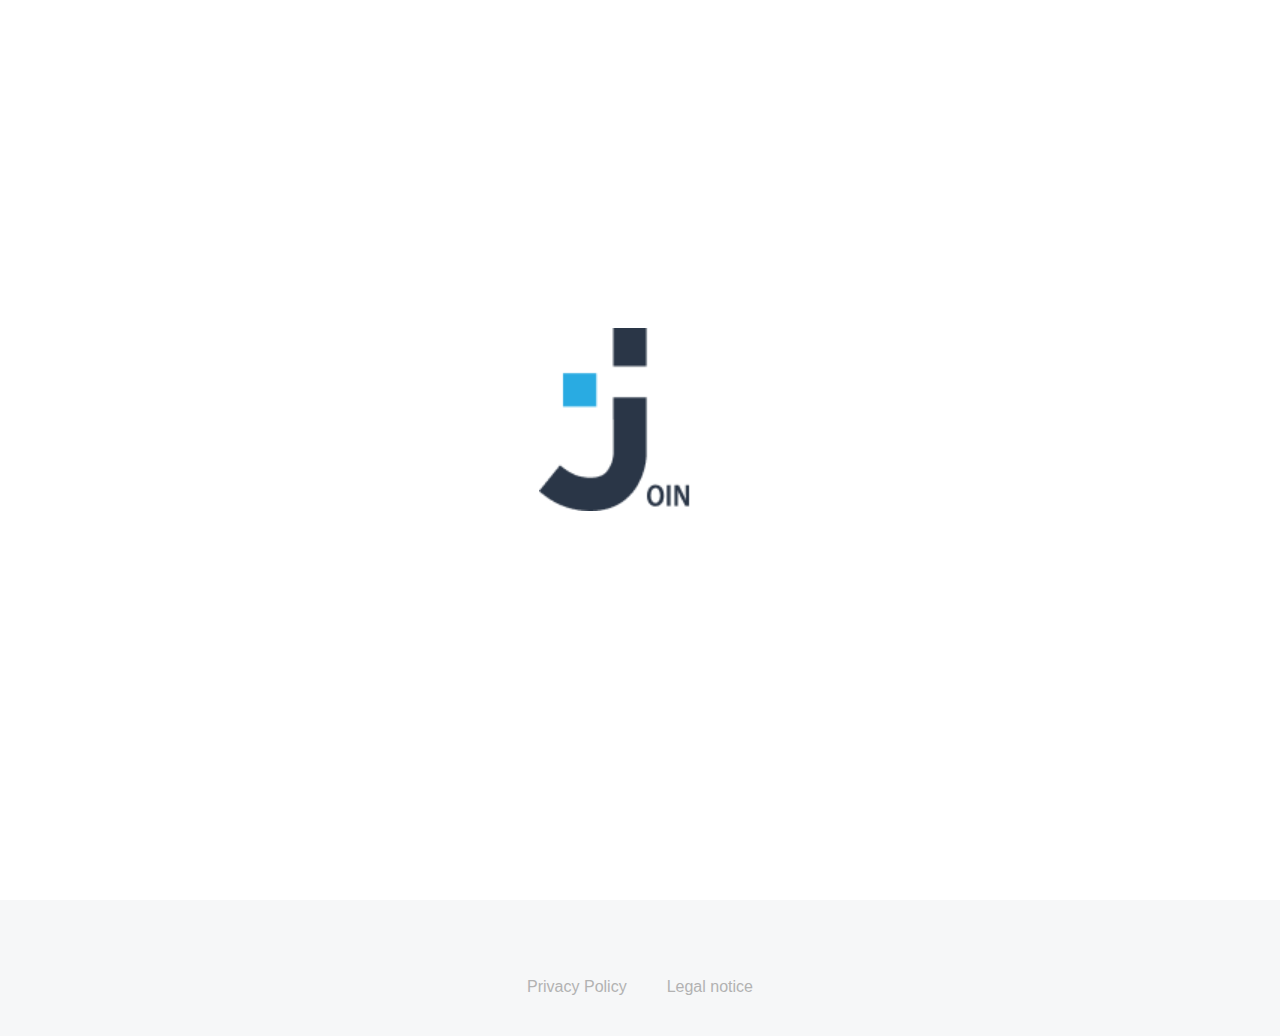
<file: html/index.html>
<!DOCTYPE html>
<html lang="en">

<head>
    <meta charset="UTF-8">
    <meta name="viewport" content="width=device-width, initial-scale=1.0">
    <link rel="icon" type="image/x-icon" href="../assets/img/Logo for Favicon.png">
    <title>Join</title>
    <link rel="stylesheet" href="../css/login.css">
    <script src="../js/api.js"></script>
    <script src="../js/utilities.js"></script>
    <script src="../js/login.js"></script>
</head>

<body onload="init()">
    <div class="login-header">
        <img src="../assets/img/Capa 2.png" alt="">

        <div class="signup">
            <div class="p-button">
                <p>Not a Join user?</p>
                <a href="../html/signup.html">
                    <button class="button">Sign up</button>
                </a>
            </div>
        </div>
    </div>
    <form id="content" onsubmit="checkLogin(); return false;">
        <div class="main-login">
            <div class="heading-container">
                <h1>Log in</h1>
            </div>
            <div class="inputContainer">
                <div class="inputEmailContainer">
                    <input id="inputEmail" type="email" placeholder="Email" required>
                    <img class="inputImg" src="../assets/img/mail.png" alt="">
                </div>
                <div class="inputPasswordContainer">
                    <input id="inputPassword" type="password" minlength="8" onclick="changeImg()" placeholder="Password"
                        required>
                    <img id="lockPng" class="inputImg" src="../assets/img/lock.png" alt="">
                </div>
            </div>
            <div id="errorInfo"></div>
            <div id="checkboxDiv">
                <input id="loginCheckbox" type="checkbox">
                <p>Remember me</p>
            </div>
            <div id="buttonsContainer">
                <button type="submit" class="button">Log in</button>
                    <div class="guestButton" onclick="guestLogin()">Guest Log in</div>
                </a>
            </div>
        </div>
    </form>
    <div class="signupMobile">
        <div class="p-button">
            <p>Not a Join user?</p>
            <a href="../html/signup.html">
                <button class="button">Sign up</button>
            </a>
        </div>
    </div>
    <div class="login-footer">
        <a href="../html/privacy_policy2.html" target=”_blank”>Privacy Policy</a>
        <a href="../html/legal_notice2.html" target=”_blank”>Legal notice</a>
    </div>
    <div class="logoAnimation">
        <img src="../assets/img/Capa 2.png" alt="">
    </div>
</body>

</html>
</file>
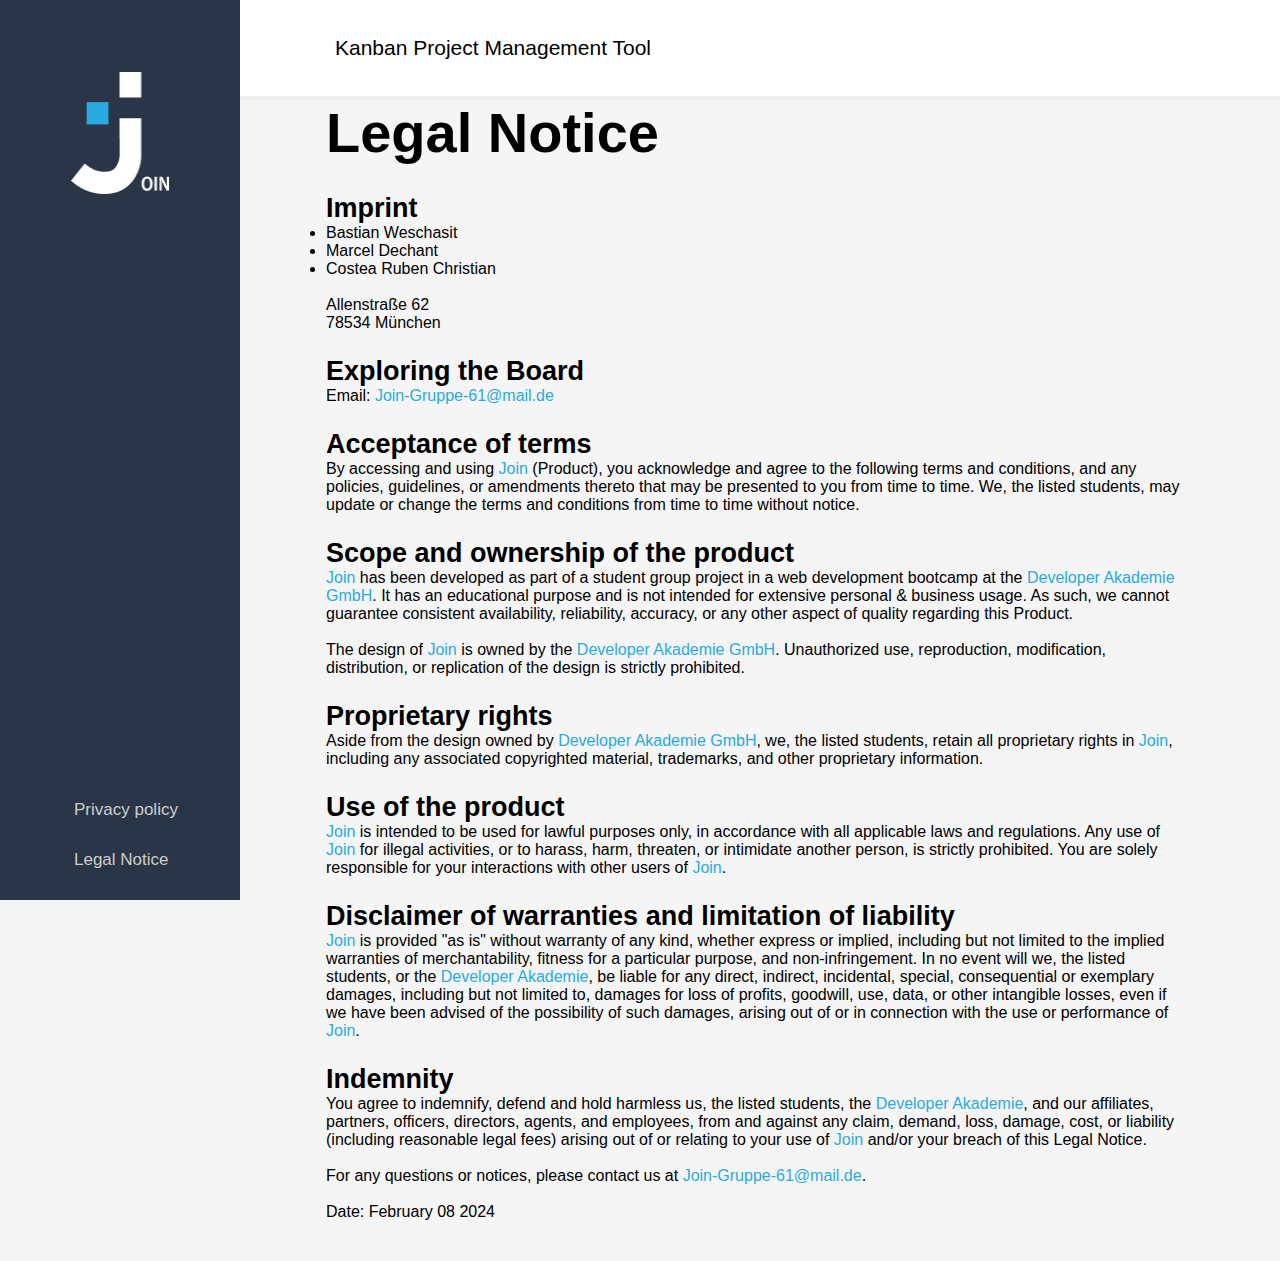
<file: html/legal_notice2.html>
<!DOCTYPE html>
<html lang="en">

<head>
    <meta charset="UTF-8">
    <meta name="viewport" content="width=device-width, initial-scale=1.0">
    <link rel="icon" type="image/x-icon" href="../assets/img/Logo for Favicon.png">
    <link rel="stylesheet" href="../css/style.css">
    <link rel="stylesheet" href="../css/privacy_and_legal_policy.css">
    <script src="../js/privacy_and_legal_policy.js"></script>
    <title>Join</title>
</head>

<body>

    <div id="content">
        <header>
            <img class="logoHeaderMobile" src="../assets/img/Capa 3 mobile.png" alt="">
            <span class="header-text">Kanban Project Management Tool</span>


    </div>
    </header>
    <nav class="nav2">
        <div class="logo"><img src="../assets/img/Capa .png"></div>
        <div class="nav-bottom2">
            <a href="../html/privacy_policy2.html" class="nav-bottom-a">Privacy policy</a>
            <a href="../html/legal_notice2.html" class="nav-bottom-a">Legal Notice</a>
        </div>
    </nav>
    <section class="content">
        <h1>Legal Notice</h1>
        <h2>Imprint</h2>
        <ul>
            <li>Bastian Weschasit</li>
            <li>Marcel Dechant</li>
            <li>Costea Ruben Christian</li>
            <br />
            <p>Allenstraße 62 <br />78534 München</p>
        </ul>
        <h2>Exploring the Board</h2>
        <p>
            Email:
            <a href="mailto:Join-Gruppe-61@mail.de">Join-Gruppe-61@mail.de</a>
        </p>
        <h2>Acceptance of terms</h2>
        <p>
            By accessing and using <span class="blue">Join</span> (Product), you
            acknowledge and agree to the following terms and conditions, and any
            policies, guidelines, or amendments thereto that may be presented to you
            from time to time. We, the listed students, may update or change the
            terms and conditions from time to time without notice.
        </p>
        <h2>Scope and ownership of the product</h2>
        <p>
            <span class="blue">Join</span> has been developed as part of a student
            group project in a web development bootcamp at the
            <span class="blue">Developer Akademie GmbH</span>. It has an educational
            purpose and is not intended for extensive personal & business usage. As
            such, we cannot guarantee consistent availability, reliability,
            accuracy, or any other aspect of quality regarding this Product.
            <br /><br />
            The design of <span class="blue">Join</span> is owned by the
            <span class="blue">Developer Akademie GmbH</span>. Unauthorized use,
            reproduction, modification, distribution, or replication of the design
            is strictly prohibited.
        </p>
        <h2>Proprietary rights</h2>
        <p>
            Aside from the design owned by
            <span class="blue">Developer Akademie GmbH</span>, we, the listed
            students, retain all proprietary rights in
            <span class="blue">Join</span>, including any associated copyrighted
            material, trademarks, and other proprietary information.
        </p>
        <h2>Use of the product</h2>
        <p>
            <span class="blue">Join</span> is intended to be used for lawful
            purposes only, in accordance with all applicable laws and regulations.
            Any use of <span class="blue">Join</span> for illegal activities, or to
            harass, harm, threaten, or intimidate another person, is strictly
            prohibited. You are solely responsible for your interactions with other
            users of <span class="blue">Join</span>.
        </p>
        <h2>Disclaimer of warranties and limitation of liability</h2>
        <p>
            <span class="blue">Join</span> is provided "as is" without warranty of
            any kind, whether express or implied, including but not limited to the
            implied warranties of merchantability, fitness for a particular purpose,
            and non-infringement. In no event will we, the listed students, or the
            <span class="blue">Developer Akademie</span>, be liable for any direct,
            indirect, incidental, special, consequential or exemplary damages,
            including but not limited to, damages for loss of profits, goodwill,
            use, data, or other intangible losses, even if we have been advised of
            the possibility of such damages, arising out of or in connection with
            the use or performance of <span class="blue">Join</span>.
        </p>
        <h2>Indemnity</h2>
        <p class="indemnity">
            You agree to indemnify, defend and hold harmless us, the listed
            students, the <span class=" blue">Developer Akademie</span>, and our
            affiliates, partners, officers, directors, agents, and employees, from
            and against any claim, demand, loss, damage, cost, or liability
            (including reasonable legal fees) arising out of or relating to your use
            of <span class="blue">Join</span> and/or your breach of this Legal
            Notice. <br /><br />
            For any questions or notices, please contact us at
            <a href="mailto:Join-Gruppe-61@mail.de">Join-Gruppe-61@mail.de</a>.
            <br /><br />
            Date: February 08 2024
        </p>
    </section>

</body>

</html>
</file>
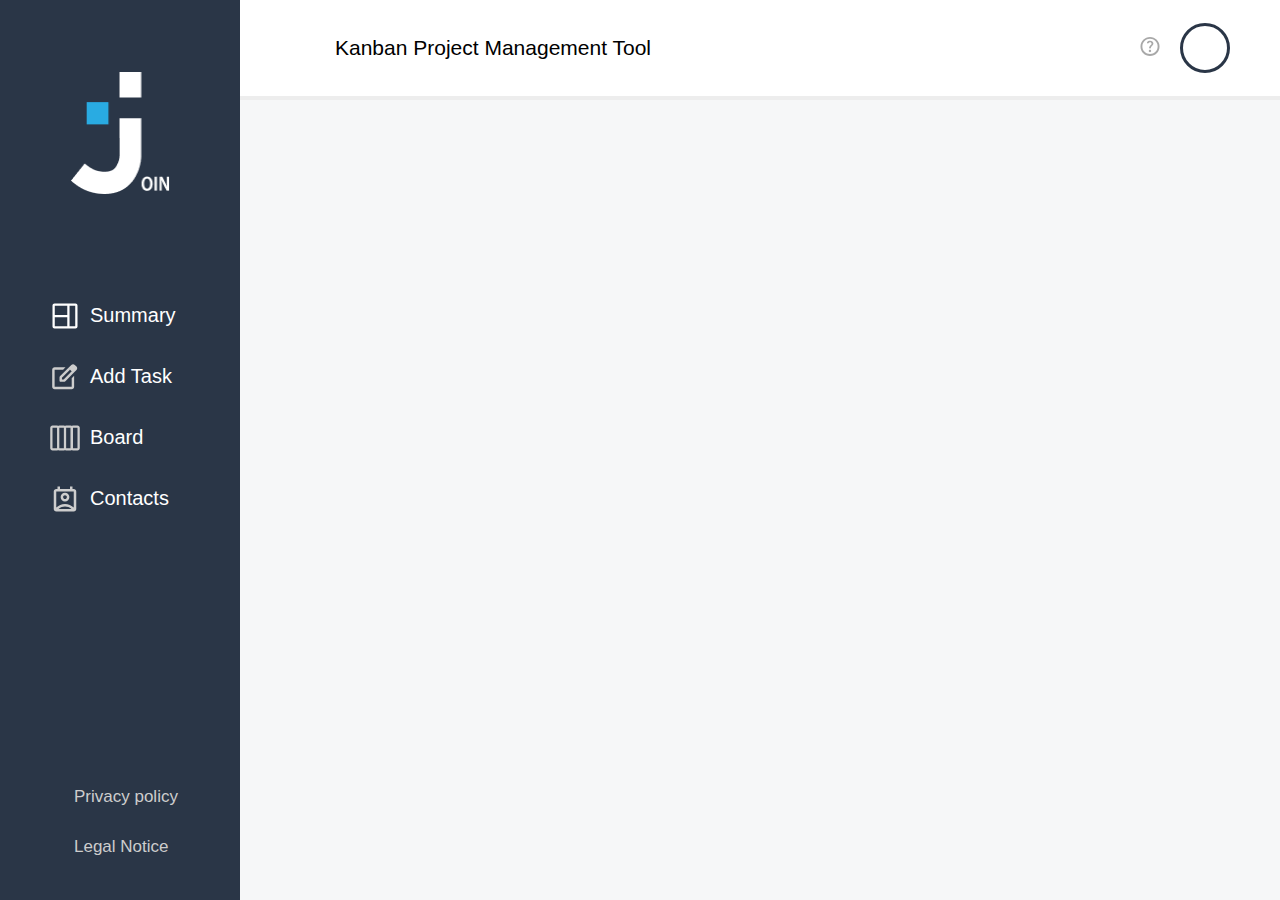
<file: html/nav-Header.html>
<!DOCTYPE html>
<html lang="en">

<head>
    <meta charset="UTF-8">
    <meta name="viewport" content="width=device-width, initial-scale=1.0">
    <link rel="icon" type="image/x-icon" href="../assets/img/Logo for Favicon.png">
    <link rel="stylesheet" href="../css/style.css">
    <title>Join</title>
</head>

<body>

    <header>
        <img class="logoHeaderMobile" src="../assets/img/Capa 3 mobile.png" alt="">
        <span class="header-text">Kanban Project Management Tool</span>
        <div class="header-icons">
            <a href="help.html"><img src="../assets/img/help.svg" class="help-icon"></a>
        </div>
        <div onclick="overlayHeaderShow()" class="group-icon ">
            <span id="userLetter"></span>
        </div>
        <div id="overlay-header" class="overlay-header  overlay-hidden">
            <a href="../html/help.html">Help</a>
            <a href="../html/legal_notice.html">Legal Notice</a>
            <a href="../html/privacy_policy.html">Privacy Policy</a>
            <a href="../html/index.html">
                <p>Log out</p>
            </a>
        </div>
    </header>
    <nav>
        <div class="logo"><img src="../assets/img/Capa .png"></div>
        <div class="nav-flex-box">
            <div class="tools">
                <a href="summary.html" class="nav-sub"><img src="../assets/img/Icons.svg">Summary</a>
                <a href="add_task.html" class="nav-sub"><img src="../assets/img/addTask.svg">Add Task</a>
                <a href="board.html" class="nav-sub"><img src="../assets/img/board.svg">Board</a>
                <a href="contacts.html" class="nav-sub"><img src="../assets/img/contact.svg">Contacts</a>
            </div>
            <div class="nav-bottom">
                <a href="../html/privacy_policy.html" class="nav-bottom-a">Privacy policy</a>
                <a href="../html/legal_notice.html" class="nav-bottom-a">Legal Notice</a>
            </div>
        </div>
    </nav>

</body>

</html>
</file>
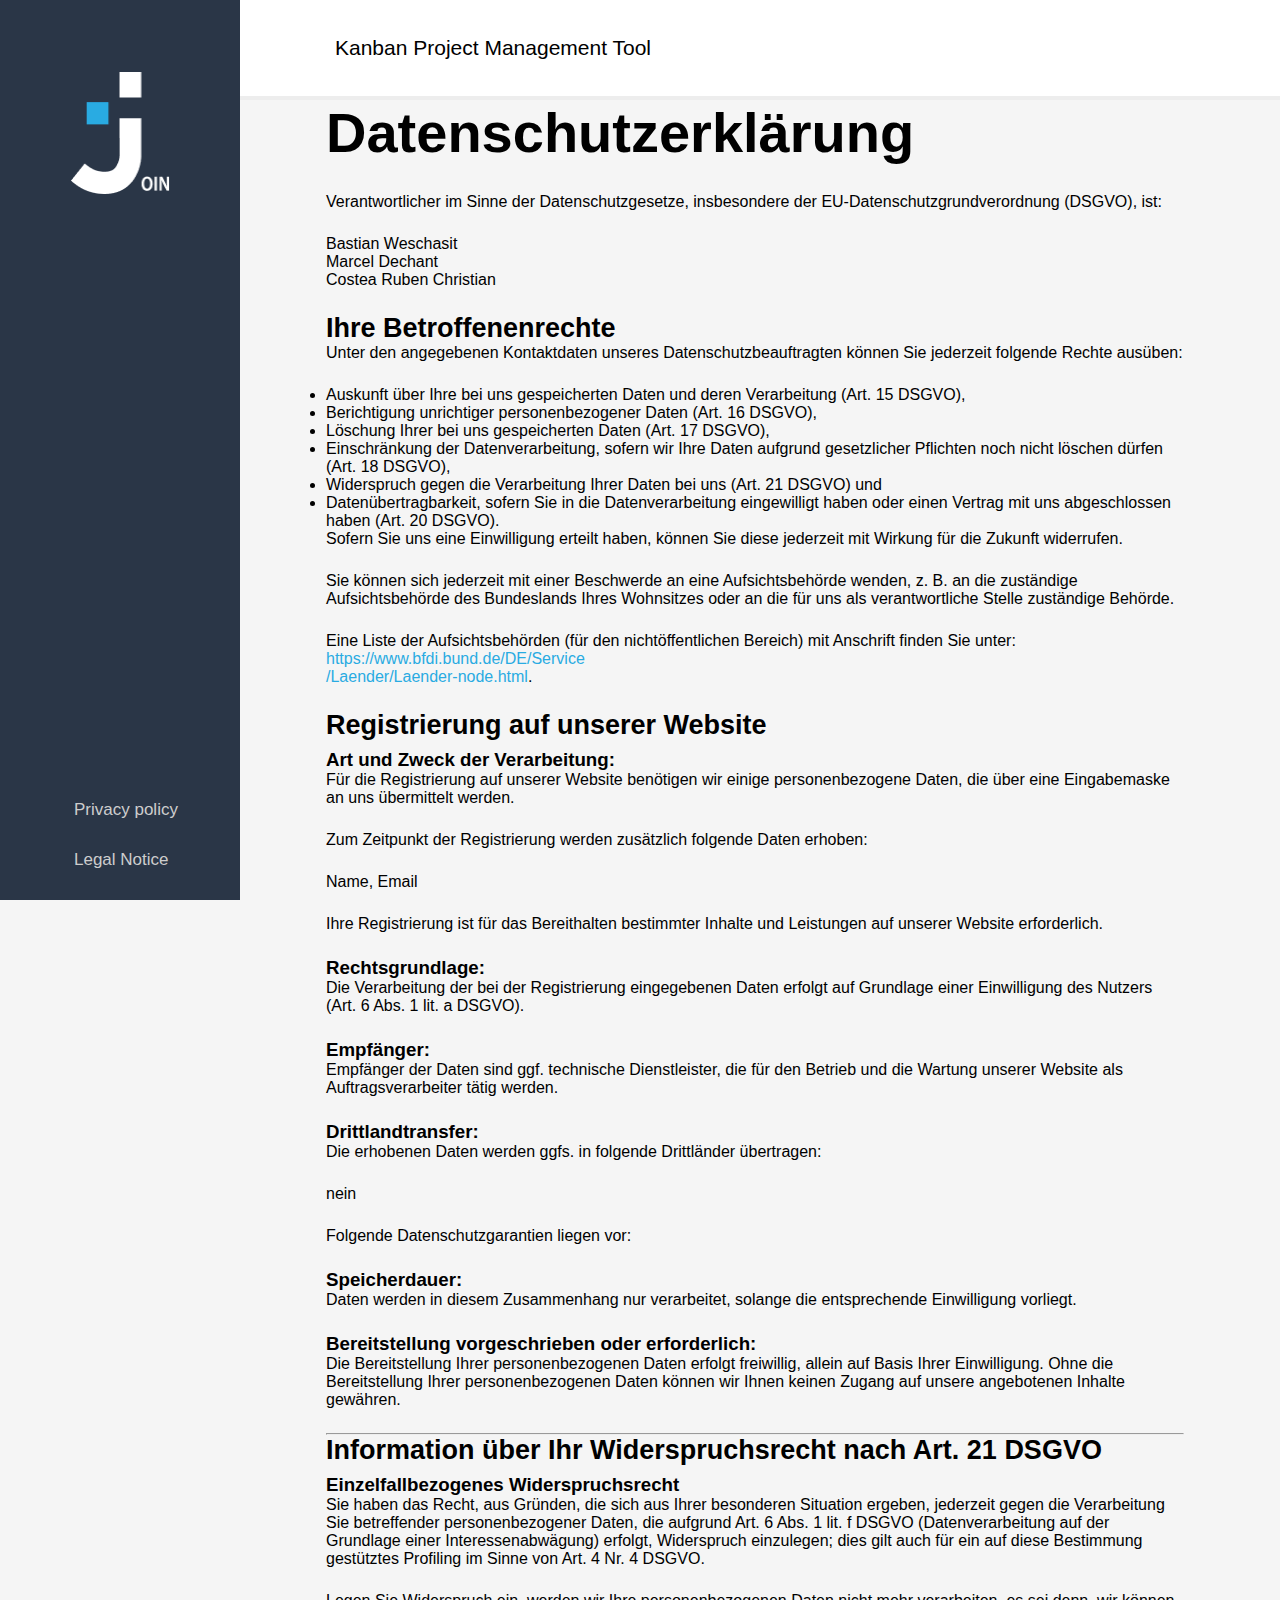
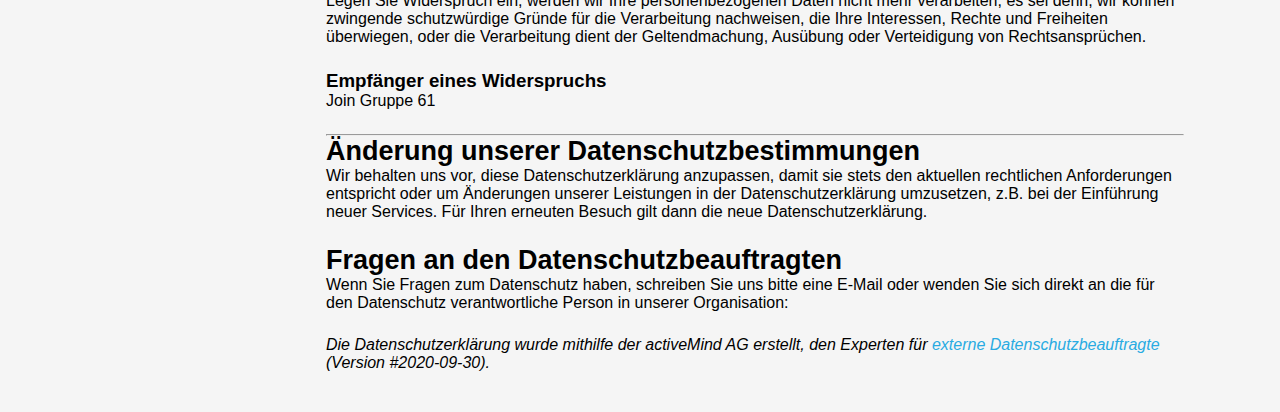
<file: html/privacy_policy2.html>
<!DOCTYPE html>
<html lang="en">

<head>
    <meta charset="UTF-8">
    <meta name="viewport" content="width=device-width, initial-scale=1.0">
    <link rel="icon" type="image/x-icon" href="../assets/img/Logo for Favicon.png">
    <link rel="stylesheet" href="../css/style.css">
    <link rel="stylesheet" href="../css/privacy_and_legal_policy.css">
    <script src="../js/utilities.js"></script>
    <script src="../js/privacy_and_legal_policy.js"></script>
    <title>Join</title>
</head>

<body>

    <header>
        <img class="logoHeaderMobile" src="../assets/img/Capa 3 mobile.png" alt="">
        <span class="header-text">Kanban Project Management Tool</span>


        </div>
    </header>
    <nav class="nav2">
        <div class="logo"><img src="../assets/img/Capa .png"></div>
        <div class="nav-bottom2">
            <a href="../html/privacy_policy2.html" class="nav-bottom-a">Privacy policy</a>
            <a href="../html/legal_notice2.html" class="nav-bottom-a">Legal Notice</a>
        </div>
    </nav>


    <section class="content">
        <h1>Datenschutz<span class="hyphen">-</span>erklärung</h1>
        <p>
            Verantwortlicher im Sinne der Datenschutzgesetze, insbesondere der
            EU-Datenschutzgrundverordnung (DSGVO), ist:
        </p>
        <p>Bastian Weschasit <br />Marcel Dechant <br />Costea Ruben Christian</p>
        <h2>Ihre Betroffenenrechte</h2>
        <p>
            Unter den angegebenen Kontaktdaten unseres Datenschutzbeauftragten
            können Sie jederzeit folgende Rechte ausüben:
        </p>
        <ul>
            <li>
                Auskunft über Ihre bei uns gespeicherten Daten und deren Verarbeitung
                (Art. 15 DSGVO),
            </li>
            <li>
                Berichtigung unrichtiger personenbezogener Daten (Art. 16 DSGVO),
            </li>
            <li>Löschung Ihrer bei uns gespeicherten Daten (Art. 17 DSGVO),</li>
            <li>
                Einschränkung der Datenverarbeitung, sofern wir Ihre Daten aufgrund
                gesetzlicher Pflichten noch nicht löschen dürfen (Art. 18 DSGVO),
            </li>
            <li>
                Widerspruch gegen die Verarbeitung Ihrer Daten bei uns (Art. 21 DSGVO)
                und
            </li>
            <li>
                Datenübertragbarkeit, sofern Sie in die Datenverarbeitung eingewilligt
                haben oder einen Vertrag mit uns abgeschlossen haben (Art. 20 DSGVO).
            </li>
        </ul>
        <p>
            Sofern Sie uns eine Einwilligung erteilt haben, können Sie diese
            jederzeit mit Wirkung für die Zukunft widerrufen.
        </p>
        <p>
            Sie können sich jederzeit mit einer Beschwerde an eine Aufsichtsbehörde
            wenden, z. B. an die zuständige Aufsichtsbehörde des Bundeslands Ihres
            Wohnsitzes oder an die für uns als verantwortliche Stelle zuständige
            Behörde.
        </p>
        <p>
            Eine Liste der Aufsichtsbehörden (für den nichtöffentlichen Bereich) mit
            Anschrift finden Sie unter:
            <a href="https://www.bfdi.bund.de/DE/Service/Anschriften/Laender/Laender-node.html" target="_blank"
                rel="noopener nofollow">https://www.bfdi.bund.de/DE/Service
                <br>/Laender/Laender-node.html</a>.
        </p>
        <p></p>
        <h2>Registrierung auf unserer Website</h2>
        <h3>Art und Zweck der Verarbeitung:</h3>
        <p>
            Für die Registrierung auf unserer Website benötigen wir einige
            personenbezogene Daten, die über eine Eingabemaske an uns übermittelt
            werden.
        </p>
        <p>
            Zum Zeitpunkt der Registrierung werden zusätzlich folgende Daten
            erhoben:
        </p>
        <p>Name, Email</p>
        <p>
            Ihre Registrierung ist für das Bereithalten bestimmter Inhalte und
            Leistungen auf unserer Website erforderlich.
        </p>
        <h3>Rechtsgrundlage:</h3>
        <p>
            Die Verarbeitung der bei der Registrierung eingegebenen Daten erfolgt
            auf Grundlage einer Einwilligung des Nutzers (Art. 6 Abs. 1 lit. a
            DSGVO).
        </p>
        <h3>Empfänger:</h3>
        <p>
            Empfänger der Daten sind ggf. technische Dienstleister, die für den
            Betrieb und die Wartung unserer Website als Auftragsverarbeiter tätig
            werden.
        </p>
        <p></p>
        <h3>Drittlandtransfer:</h3>
        <p>
            Die erhobenen Daten werden ggfs. in folgende Drittländer übertragen:
        </p>
        <p>nein</p>
        <p>Folgende Datenschutzgarantien liegen vor:</p>
        <p></p>
        <h3>Speicherdauer:</h3>
        <p>
            Daten werden in diesem Zusammenhang nur verarbeitet, solange die
            entsprechende Einwilligung vorliegt.
        </p>
        <h3>Bereitstellung vorgeschrieben oder erforderlich:</h3>
        <p>
            Die Bereitstellung Ihrer personenbezogenen Daten erfolgt freiwillig,
            allein auf Basis Ihrer Einwilligung. Ohne die Bereitstellung Ihrer
            personenbezogenen Daten können wir Ihnen keinen Zugang auf unsere
            angebotenen Inhalte gewähren.
        </p>
        <p></p>
        <hr />
        <h2>Information über Ihr Widerspruchsrecht nach Art. 21 DSGVO</h2>
        <h3>Einzelfallbezogenes Widerspruchsrecht</h3>
        <p>
            Sie haben das Recht, aus Gründen, die sich aus Ihrer besonderen
            Situation ergeben, jederzeit gegen die Verarbeitung Sie betreffender
            personenbezogener Daten, die aufgrund Art. 6 Abs. 1 lit. f DSGVO
            (Datenverarbeitung auf der Grundlage einer Interessenabwägung) erfolgt,
            Widerspruch einzulegen; dies gilt auch für ein auf diese Bestimmung
            gestütztes Profiling im Sinne von Art. 4 Nr. 4 DSGVO.
        </p>
        <p>
            Legen Sie Widerspruch ein, werden wir Ihre personenbezogenen Daten nicht
            mehr verarbeiten, es sei denn, wir können zwingende schutzwürdige Gründe
            für die Verarbeitung nachweisen, die Ihre Interessen, Rechte und
            Freiheiten überwiegen, oder die Verarbeitung dient der Geltendmachung,
            Ausübung oder Verteidigung von Rechtsansprüchen.
        </p>
        <h3>Empfänger eines Widerspruchs</h3>
        <p>Join Gruppe 61</p>
        <hr />
        <h2>Änderung unserer Datenschutzbestimmungen</h2>
        <p>
            Wir behalten uns vor, diese Datenschutzerklärung anzupassen, damit sie
            stets den aktuellen rechtlichen Anforderungen entspricht oder um
            Änderungen unserer Leistungen in der Datenschutzerklärung umzusetzen,
            z.B. bei der Einführung neuer Services. Für Ihren erneuten Besuch gilt
            dann die neue Datenschutzerklärung.
        </p>
        <h2>Fragen an den Datenschutzbeauftragten</h2>
        <p>
            Wenn Sie Fragen zum Datenschutz haben, schreiben Sie uns bitte eine
            E-Mail oder wenden Sie sich direkt an die für den Datenschutz
            verantwortliche Person in unserer Organisation:
        </p>
        <p></p>
        <p class="lastSectionOfPtag">
            <em>Die Datenschutzerklärung wurde mithilfe der activeMind AG erstellt,
                den Experten für
                <a href="https://www.activemind.de/datenschutz/datenschutzbeauftragter/" target="_blank"
                    rel="noopener">externe Datenschutzbeauftragte</a>
                (Version #2020-09-30).</em>
        </p>
    </section>

</body>

</html>
</file>
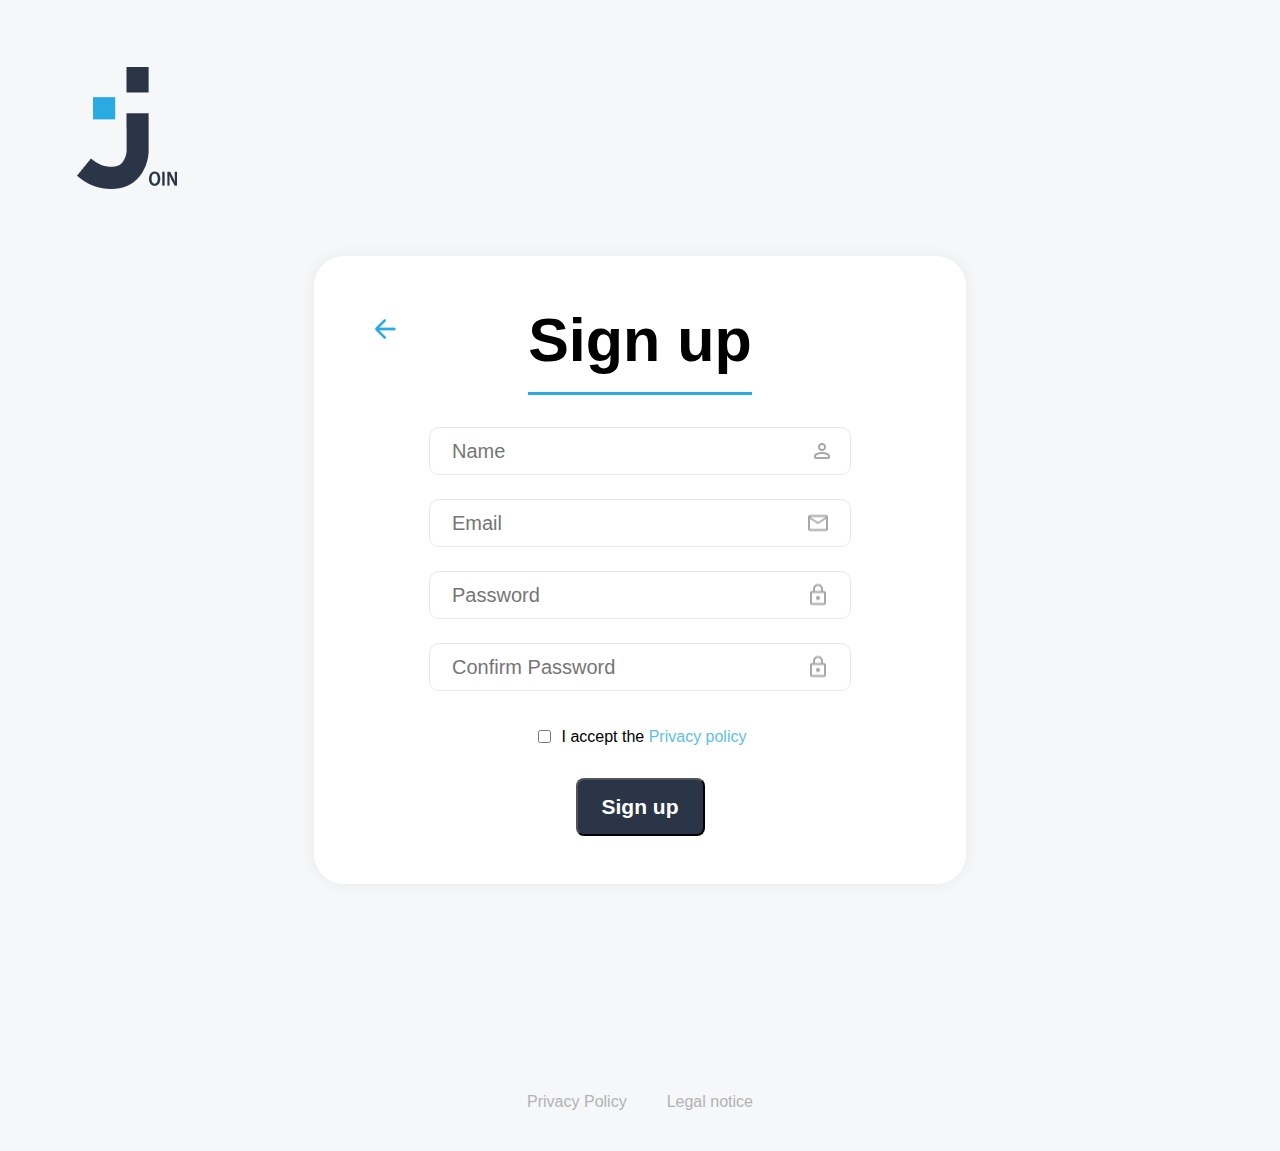
<file: html/signup.html>
<!DOCTYPE html>
<html lang="en">

<head>
    <meta charset="UTF-8">
    <meta name="viewport" content="width=device-width, initial-scale=1.0">
    <link rel="icon" type="image/x-icon" href="../assets/img/Logo for Favicon.png">
    <link rel="stylesheet" href="../css/signUp.css">
    <script src="../js/utilities.js"></script>
    <script src="../js/api.js"></script>
    <script src="../js/register.js"></script>
    <title>Join</title>

</head>

<body>
    <div class="signUpPage">
        <div class="signUpHeader">
            <img src="../assets/img/Capa 2.png" alt="">
        </div>
        <form onsubmit="addUser() ; return false;" id="content">
            <div class="signUpBox">
                <div class="headigContainer">
                    <a class="arrow" href="../html/index.html">
                        <img src="../assets/img/arrow-left-line.png" alt="">
                    </a>
                    <h1>Sign up</h1>
                </div>
                <div class="allInputContainer">
                    <div class="inputContainer">
                        <input id="inputName" type="text" placeholder="Name" required>
                        <img class="inputImage" src="../assets/img/person.png" alt="">
                    </div>
                    <div class="inputContainer">
                        <input id="inputEmail" type="email" placeholder="Email" required>
                        <img class="inputImage" src="../assets/img/mail.png" alt="">
                    </div>
                    <div class="inputContainer">
                        <input id="passwordlockPngP" minlength="8" type="password" onclick="changeImg('lockPngP')"
                            placeholder="Password" required>
                        <img id="lockPngP" class="inputImage" src="../assets/img/lock.png" alt="">
                    </div>
                    <div class="inputContainer">
                        <input id="passwordlockPngC" minlength="8" type="password" onclick="changeImg('lockPngC')"
                            placeholder="Confirm Password" required>
                        <img id="lockPngC" class="inputImage" src="../assets/img/lock.png" alt="">
                    </div>
                </div>
                <div class="checkboxDiv">
                    <input id="inputCheckbox" type="checkbox">
                    <p>
                        I accept the
                        <a href="../html\privacy_policy2.html">Privacy policy</a>
                    </p>
                </div>
                <div class="buttonsContainer">
                    <button class="signUpButton"> Sign up</button>
                </div>
            </div>
        </form>
        <div class="SignUpFooter">
            <a href="../html/privacy_policy2.html" target=”_blank”>Privacy Policy</a>
            <a href="../html/legal_notice2.html" target=”_blank”>Legal notice</a>
        </div>
        <div id="success-lightbox" class="success-lightbox">
            <div id="success" class="success">
                <button>You Signed Up successfully</button>
            </div>
        </div>

    </div>
</body>

</html>
</file>
<file: css/login.css>
body {
    display: flex;
    flex-direction: column;
    min-height: 100vh;
    background-color: #F6F7F8;
    margin: 0;
    font-family: 'Inter', sans-serif;
    font-weight: 400;

}

.login-header {

    display: flex;
    justify-content: space-between;
    padding: 67px 122px 63px 77px;

}

.login-header img {
    margin-top: 13px;
}

.p-button {
    display: flex;
    align-items: center;
    gap: 35px;
}

.signup p {
    margin: 0;

}

.button {
    padding: 15px 24px;
    border-radius: 8px;
    font-size: 21px;
    font-weight: 700;
    cursor: pointer;
    border: 2px solid #2A3647;
    background-color: #2A3647;
    color: #FFFFFF;

}

#content {
    display: flex;
    justify-content: center;
    margin-bottom: 200px;
}

.main-login {
    display: flex;
    justify-content: center;
    align-items: center;
    flex-direction: column;
    max-width: 652px;
    background-color: #FFFFFF;
    width: 100%;
    border-radius: 30px;
    box-shadow: 0px 0px 14px 3px rgba(0, 0, 0, 0.04);
    padding: 48px 0;
    margin: 0 16px;
}

.heading-container {
    display: flex;
    justify-content: center;
    align-items: center;
    font-size: 32px;
    line-height: 72px;
    border-bottom: 3px solid #29ABE2;
    padding-bottom: 16px;
    margin-bottom: 32px;
}

h1 {
    font-size: 61px;
    margin: 0;
}

.inputContainer {
    display: flex;
    justify-content: center;
    gap: 32px;
    align-items: center;
    flex-direction: column;
    width: 422px;
}

.inputEmailContainer {
    display: flex;
    position: relative;
    width: 100%;
}

#inputEmail {
    height: 44px;
    width: 100%;
    border-radius: 10px;
    border: 1px solid #d1d1d1;
    font-size: 20px;
    text-indent: 20px;
}

.inputImg {
    position: absolute;
    top: 50%;
    right: 21px;
    transform: translateY(-50%);
}

.inputPasswordContainer {
    display: flex;
    position: relative;
    width: 100%;

}

#inputPassword {
    height: 44px;
    width: 100%;
    border-radius: 10px;
    border: 1px solid #d1d1d1;
    font-size: 20px;
    text-indent: 20px;
}

#errorInfo {
    margin-top: 32px;
    color: red;
    width: auto;
}

#checkboxDiv {
    display: flex;
    align-items: center;
    gap: 8px;
    margin-top: 16px;
    width: 66%;
}

p {
    margin: 0;
    display: flex;
    text-align: center;
}

#buttonsContainer {
    display: flex;
    justify-content: center;
    gap: 35px;
    margin-top: 32px;
}

a {
    text-decoration: none;
}

.guestButton {
    padding: 15px 24px;
    border-radius: 8px;
    font-size: 21px;
    font-weight: 700;
    cursor: pointer;
    border: 2px solid #2A3647;
    background-color: #ffffff;
    color: #000000;
}

.login-footer {
    display: flex;
    justify-content: center;
    gap: 24px;
    color: #A8A8A8;
    font-size: 16px;
    font-style: normal;
    font-weight: 400;
    line-height: 19px;
    margin-bottom: 32px;
}

.login-footer a {
    padding: 8px;
    color: #b2b2b2;
}

.logoAnimation {
    position: fixed;
    top: 0;
    left: 0;
    right: 0;
    width: 100%;
    height: 100%;
    background-color: #FFFFFF;
    z-index: 10;
    opacity: 1;
    animation-name: overlaybox;
    animation-duration: 1s;
    animation-fill-mode: forwards;
    animation-delay: 1.3s;
}

.logoAnimation img {
    position: absolute;
    top: 50%;
    left: 50%;
    transform: scale(1.5) translate(-50%, -50%);
    animation-name: overlaylogo;
    animation-duration: 1s;
    animation-fill-mode: forwards;
    animation-delay: 1s;

}

@keyframes overlaylogo {
    from {
        transform: scale(1.5) translate(-50%, -50%);
    }

    to {
        transform: scale(1);
        top: 80px;
        left: 77px;
    }
}

@keyframes overlaybox {
    to {
        opacity: 0;
        z-index: -10;
    }
}

.signupMobile {
    display: none;
}

@media (max-width: 600px) {

    @keyframes overlaylogo {
        from {
            transform: scale(1.5) translate(-50%, -50%);
        }
    
        to {
            transform: scale(0.7);
            top: 28px;
            left: 18px;
        }
    }
    
    @keyframes overlaybox {
        to {
            opacity: 0;
            z-index: -10;
        }
    }
    .logoAnimation {
        background-color: #2A3647;
    }

    .logoAnimation img {
        content: url('../assets/img/Capa 2 weiß.png');

    }

    .login-header {
        padding: 37px 122px 63px 38px;
    }

    .login-header img {
        width: 64px;

    }

    .signup {
        display: none;
    }

    .signupMobile {
        display: flex;
        margin-bottom: 40px;
        justify-content: center;
    }

    #content {
        margin-bottom: 80px;
        justify-content: center;
    }

}

@media (max-width: 480px) {

    .inputContainer {
        width: 380px;
    }

    #buttonsContainer {
        flex-direction: column;
        gap: 30px;
    }

    #checkboxDiv {
        padding-left: 20px;
        
    }
}

@media (max-width: 440px) {

    #content {
        margin: 10px;
    }

    .inputContainer {
        width: 350px;
    }
}

@media (max-width: 420px) {
    #content {
        margin-left: 10px;
    }
    #errorInfo{
        width: 380px;
    }
}

@media (max-width: 400px) {
    #content {
        margin-left: 10px;
    }

    .inputContainer {
        width: 330px;
    }
    #errorInfo{
        width: 360px;
    }
}

@media (max-width: 388px) {
    #content {
        margin-left: 10px;
        margin-bottom: 60px;
    }

    .inputContainer {
        width: 310px;
    }
    #errorInfo{
        width: 340px;
    }
}

@media (max-width: 370px) {
    #content {
        margin-left: 10px;
        
    }

    .inputContainer {
        width: 280px;
    }
    #errorInfo{
        width: 300px;
    }
    .p-button{
        gap: 28px;
    }
}
</file>
<file: css/style.css>
* {
    padding: 0;
    margin: 0;
    box-sizing: border-box;
}

body {
    font-family: 'Inter', sans-serif !important;
    margin: 0;
    background-color: #F6F7F8;
    overflow-x: hidden;
    height: 100vh;
}

nav {
    background-color: #2A3647;
    position: fixed;
    bottom: 0;
    height: 100%;
    width: 240px;
    display: flex;
    flex-direction: column;
    z-index: 11;
}

.logo img {
    justify-content: center;
    width: 100.03px;
    height: 121.97px;
}

.logo {
    display: flex;
    justify-content: center;
    padding-top: 30%;
    padding-bottom: 40%;
}

.nav-flex-box {
    display: flex;
    flex-direction: column;
    width: 100%;
}

header {
    display: flex;
    height: 100px;
    align-items: center;
    justify-content: space-between;
    font-size: 16px;
    border-bottom: 4px solid rgba(0, 0, 0, 0.07);
    background-color: white;
    width: 100%;
    padding-left: 240px;
    z-index: 11;
    position: fixed;
    top: 0;
}

.header-text {
    margin-left: 95px;
    font-weight: 500;
    display: flex;
    flex: 1;
    font-size: 21px;
}

.header-icons {
    display: flex;
    align-items: center;
    margin-right: 20px;
    gap: 20px;
}

.overlay-header {
    display: flex;
    flex-direction: column;
    position: absolute;
    top: 87px;
    right: 16px;
    z-index: 1;
    background: #2A3647;
    box-shadow: 0px 0px 4px 0px rgba(0, 0, 0, 0.10);
    padding: 26px;
    border-radius: 20px 0px 20px 20px;
    gap: 16px;

}

.overlay-header a {
    color: #CDCDCD;
    cursor: pointer;
}

.overlay-header.overlay-hidden {
    display: none;
}

.help-icon {
    cursor: pointer;
    height: 20px;
    width: 20px;
}

.help-icon:hover {
    width: 25px;
    height: 25px;
}

.group-icon {
    display: flex;
    justify-content: center;
    align-items: center;
    width: 50px;
    height: 50px;
    border-radius: 100%;
    border: 3px solid #2A3647;
    background-color: #FFFFFF;
    margin-right: 50px;
    cursor: pointer;
}

.group-icon:hover {
    background-color: rgb(211, 208, 208);
}

.group-icon span {
    text-align: center;
    color: #29ABE2;
    font-size: 27px;
    font-weight: 700;
}

.nav-bottom {
    display: flex;
    padding-left: 10%;
    flex-direction: column;
    color: #70767D;
    font-size: 17px;
    gap: 10px;
    margin-top: 220px;
}

.nav-bottom2 {
    display: flex;
    padding-left: 10%;
    flex-direction: column;
    color: #70767D;
    font-size: 17px;
    gap: 10px;
    margin-top: 500px;
}

.nav-bottom-a:hover {
    color: #29ABE2;
    cursor: pointer;
}

.nav-bottom-a {
    padding: 10px 0px 10px 50px;
    margin: 0;
    color: rgb(205, 205, 205);
}

.nav-sub {
    display: flex;
    flex-direction: row;
    align-items: center;
    padding: 10px 0px 10px 50px;
    color: white;
    gap: 10px;
    font-size: 20px;
    margin-bottom: 10px;
}

.nav-sub:last-of-type {
    /* mit last-of-type ist "Contacts" gemeint*/
    margin-bottom: 110%;
}

.nav-sub:hover {
    background-color: #091931;
    color: white;
    cursor: pointer;
}

a {
    text-decoration: none;
}

.tools {
    height: 33%;
}

.logoHeaderMobile {
    padding-left: 20px;
    display: none;
}

#popup {
    position: fixed;
    right: 0;
    top: 50%;
    transform: translateY(-50%);
    background-color: white;
    padding: 60px;
    border-radius: 30px;
    z-index: 16;
    max-height: 95vh;
}

@media (max-width: 1000px) {
    header {
        padding: 0;
        position: fixed;
        top: 0;
        z-index: 10;
    }

    .header-text {
        display: none;
    }

    .header-icons {
        display: none
    }

    .logoHeaderMobile {
        display: block;
    }

    .group-icon {
        margin-right: 20px;
    }

    .logo {
        display: none;
    }

    .nav-bottom {
        display: none;
    }

    nav {
        position: fixed;
        margin-bottom: 0;
        left: 0;
        right: 0;
        height: auto;
        width: 100%;
        z-index: 999;
    }

    .nav2 {
        display: none;
    }

    .nav-sub:last-of-type {
        margin-bottom: 0
    }

    .tools {
        display: flex;
        justify-content: space-around;
    }

    .nav-sub {
        display: inline-grid;
        justify-items: center;
        padding: 20px 10px 20px 10px;
        margin: 2px 1px 2px 1px;
        border-radius: 25px;
        width: 120px;
    }
}

@media (max-width: 650px) {
    .tools {
        height: 100%;
    }

    .nav-flex-box {
        height: 80px;
    }

    .nav-sub {
        padding: 0;
        align-content: center;
    }
}

@media (max-width: 650px) {
    .nav-sub {
        font-size: 14px;
    }
}


@keyframes slideIn {
    from {
        right: -100%;
    }

    to {
        right: 50%;
        transform: translate(50%, -50%);
    }
}
</file>
<file: css/privacy_and_legal_policy.css>
.content {
  margin-left: 326px;
  margin-top: 100px;
  width: calc(100% - 422px);

}

.content h1 {
  font-size: 3.5rem;
  font-weight: 700;
  margin-block: unset;
  margin-bottom: 28px;
}

.content h2 {
  font-size: 27px;
  font-weight: 700;
  margin-block: unset;
}

.content h3 {
  margin-block: unset;
  margin-top: 8px;
}

.content a {
  text-decoration: none;
  color: #29abe2;
}

.content a:hover {
  cursor: pointer;
  text-decoration: underline;
}

.content p {
  margin-block: unset;
  margin-bottom: 24px;
}

.blue {
  color: #29abe2;
}

.steps {
  display: flex;
  flex-direction: column;
}

.step {
  display: flex;
  align-items: start;
}

.mb24 {
  margin-bottom: 24px !important;
}

.mt0 {
  margin-top: 0 !important;
}

.mr35 {
  margin-right: 35px;
}

.backArrowLegal {
  width: 37px;
  height: 37px;
  position: fixed;
  left: 94vw;
  top: 15vh;
  border-radius: 50%;
  transition: all 150;
}

.backArrowLegal:hover {
  cursor: pointer;
  background-color: #eeeeee;
  transform: scale(1.1);
}

.hyphen {
  display: none;
}

body {
  margin: 0;
  background: #F5F5F5;
}

.help-main {
  display: flex;
  flex-direction: column;
  padding-left: 350px;
  padding-right: 50px;
  height: calc(100vh - 160px);
}

.kanban-title {
  display: none;
  margin-top: 30px;
}

.help-back-btn {
  box-sizing: border-box;
  display: flex;
  justify-content: flex-end;
  width: 37px;
  height: 37px;
  width: 100%;
  padding-top: 40px;
  z-index: 1;
}

.helpTitleConteiner {
  display: flex;
  justify-content: flex-start;
  align-items: center;
  margin-bottom: 30px;
  margin-top: 81px;
}

.helpTitle {
  font-weight: 700;
  font-size: 3.5rem;
}

.contacts-background {
  background-color: transparent !important;
}

.content-container {
  margin-left: 270px;
  padding: 30px;
}

.content-container p {
  font-size: 16px;
  font-weight: 400;
}

.log-out-background:hover {
  background-color: #2A3D59;
}

.privacy-policy-background {
  background-color: rgb(9, 25, 49);
}

.contacts-background:hover {
  background-color: #2A3D59;
}

.contacts-background {
  background-color: unset;
}

.indemnity {
  padding-bottom: 40px;
}

.lastSectionOfPtag {
  padding-bottom: 40px;
  margin-bottom: 0;
}

@media (max-width: 1000px) {
  .content {
    margin: 0px;
    width: auto;
    padding: 20px;
    padding-top: 110px;
    padding-bottom: 100px;
  }

  .content h1 {
    font-size: 1.5rem;
  }

  .content h2 {
    font-size: 20px;
  }
}

@media (max-width: 1050px) {
  nav {
    display: flex;
    gap: 20px;
  }
}

@media (max-width: 900px) {
  .backArrowLegal {
    position: sticky;
  }
}
</file>
<file: css/signUp.css>
body {
    display: flex;
    flex-direction: column;
    min-height: 100vh;
    background-color: #F6F7F8;
    margin: 0;
    font-family: 'Inter', sans-serif;
    font-weight: 400;
}

.signUpPage {
    overflow: hidden;
    min-height: 100vh;

}

.signUpHeader {
    padding: 67px 122px 63px 77px;
}

#content {
    display: flex;
    justify-content: center;
    margin-bottom: 200px;
}

.signUpBox {
    display: flex;
    flex-direction: column;
    justify-content: center;
    align-items: center;
    max-width: 652px;
    background-color: #FFFFFF;
    width: 100%;
    border-radius: 30px;
    box-shadow: 0px 0px 14px 3px rgba(0, 0, 0, 0.04);
    padding: 48px 0;
    margin: 0 16px;
}

.headigContainer {
    display: flex;
    position: relative;
    line-height: 72px;
    border-bottom: 3px solid #29ABE2;
    padding-bottom: 16px;
    margin-bottom: 32px;
}

.arrow {
    position: absolute;
    top: 0;
    left: -71%;
}

h1 {
    font-size: 61px;
    margin: 0;
}

.allInputContainer {
    display: flex;
    justify-content: center;
    gap: 24px;
    align-items: center;
    flex-direction: column;
    width: 422px;
}

.inputContainer {
    display: flex;
    position: relative;
    width: 100%;
}

#inputName,
#inputEmail,
#passwordlockPngP,
#passwordlockPngC {
    height: 44px;
    width: 100%;
    border-radius: 10px;
    border: 1px solid #E8E8E8;
    font-size: 20px;
    text-indent: 20px;
}

.inputImage {
    position: absolute;
    top: 50%;
    right: 21px;
    transform: translateY(-50%);
}

.checkboxDiv {
    display: flex;
    gap: 8px;
    margin-top: 36px;
    width: 422px;
    align-items: center;
    justify-content: center;
}

p {
    margin: 0;
}

.checkboxDiv a {
    text-decoration: none;
    color: #5EC0E9;
}

.checkboxDiv a:hover {
    text-decoration: underline;
    font-weight: bold;
}

.buttonsContainer {
    display: flex;
    justify-content: center;
    gap: 35px;
    margin-top: 32px;
}

.signUpButton {
    padding: 15px 24px;
    border-radius: 8px;
    font-size: 21px;
    font-weight: 700;
    background-color: #2A3647;
    color: #FFFFFF;
    cursor: pointer;
}

.SignUpFooter {
    display: flex;
    justify-content: center;
    gap: 24px;
    color: #A8A8A8;
    font-size: 16px;
    font-style: normal;
    font-weight: 400;
    line-height: 19px;
    margin: 80px 0 32px 0;
}

.SignUpFooter a {
    text-decoration: none;
    padding: 8px;
    color: #b2b2b2;
}

.SignUpFooter a:hover {
    color: #5EC0E9;
    font-weight: bold;
}

.success-lightbox {
    position: fixed;
    top: 0;
    left: 0;
    width: 100%;
    height: 100%;
    overflow: hidden;
    background: rgb(0, 0, 0, 0.3);
    display: none;
    justify-content: center;
    transition: all 0.5s ease-in-out;
}

.success {
    height: 100%;
    transform: translateY(100%);
    transition: all 0.5s ease-in-out;
    -webkit-transition: all 0.5s ease-in-out;
    -moz-transition: all 0.5s ease-in-out;
    -ms-transition: all 0.5s ease-in-out;
    -o-transition: all 0.5s ease-in-out;
}

.success button {
    display: flex;
    padding: 15px 24px;
    border-radius: 8px;
    background-color: #2A3647;
    color: white;
    height: 48px;
    line-height: 10px;
    font-size: 21px;
}

@media (max-width: 600px) {
    .signUpHeader {
        padding: 37px 122px 63px 38px;
    }

    .signUpHeader img {
        width: 64px;

    }

    .arrow {
        left: -60%;
    }

    #content {
        margin-bottom: 100px;
    }
}

@media (max-width: 560px) {
    .arrow {
        left: -40%;
    }
}

@media (max-width: 480px) {
    .allInputContainer {
        width: 380px;
    }
}

@media (max-width: 450px) {
    .signUpBox {
        width: 90%;
    }

    .arrow {
        left: -30%;
    }

    .allInputContainer {
        width: 350px;
    }
}

@media (max-width: 420px) {

    .allInputContainer {
        width: 330px;
    }

    .headigContainer h1 {
        font-size: 50px;
    }

}

@media (max-width: 400px) {
    .allInputContainer {
        width: 300px;
    }
}

@media (max-width: 360px) {
    .allInputContainer {
        width: 280px;
    }

    .headigContainer h1 {
        font-size: 45px;
    }
}

@media (max-width: 340px) {
    .allInputContainer {
        width: 250px;
    }
}
</file>
